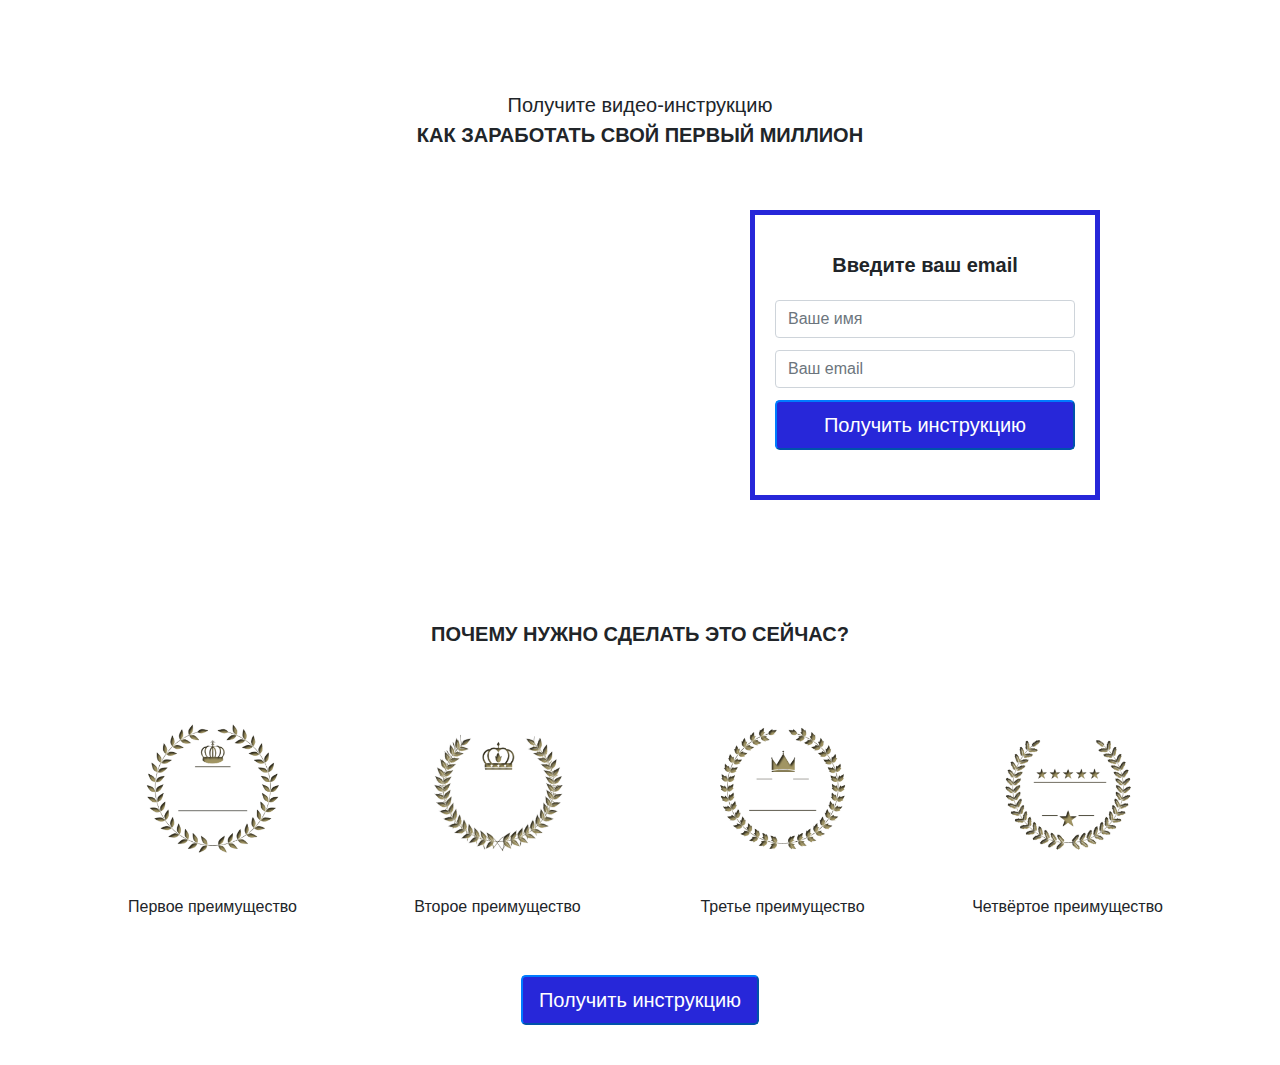
<file: lesson12/index.html>
<!DOCTYPE html>
<html lang="en">
<head>
	<meta charset="UTF-8">
	<title>Мой третий сайт</title>
	<link rel="stylesheet" type="text/css" href="css/bootstrap.css">
	<link rel="stylesheet" type="text/css" href="css/style.css">
</head>
<body>
	<div class="section">
		<div class="container">
			<!-- Первый ROW строка под заголовок -->
			<div class="row">
				<div class="col-lg-6 offset-lg-3">
					<h1 class="header text-center">
					<span>Получите видео-инструкцию</span>
					<strong class="text-uppercase">Как заработать свой первый миллион    </strong>
					</h1>
				</div>
			</div>
			<!-- Второй ROW строка под видео и форму -->
			<div class="row">
				<div class="col-lg-6 offset-lg-1 col-md-10 offset-md-1">
					<div class="video"><iframe width="100%" height="315" src="https://www.youtube.com/embed/ayVLjyWqMCs" frameborder="0" allow="accelerometer; autoplay; encrypted-media; gyroscope; picture-in-picture" allowfullscreen></iframe></div>
				</div>
				<div class="col-lg-4 offset-lg-0 col-md-8 offset-md-2">
					<div class="form">
						<p class="form-header text-center ">Введите ваш email</p>
						<form action="#">
							<input type="text" class="form-control input-lg" placeholder="Ваше имя">
							<input type="text" class="form-control input-lg" placeholder="Ваш email">
							<button class="btn-primary btn-lg btn-block form-btn">Получить инструкцию</button>
						</form>
					</div>
				</div>
			</div>
		</div>
	</div>
	<!-- ROw под заголовок секции -->
	<div class="section">
		<div class="container">
			<div class="row">
				<div class="col-lg-12 col-xs-12 col-sm-12">
					<h2 class="section-header text-uppercase text-center">Почему нужно сделать это сейчас?</h2>
				</div>
			</div>
			<!-- Блок с преимуществами -->
			<div class="feature text-center ">
				<div class="row">
					<div class="col-lg-3 col-md-6">
						<div class="feature-box">
							<img  src="img/1.png" alt="1 преимущество">
							<p>Первое преимущество</p>
						</div>
					</div>
					<div class="col-lg-3 col-md-6">
						<div class="feature-box">
							<img src="img/2.png" alt="2 преимущество">
							<p>Второе преимущество</p>
						</div>
					</div>
					<div class="col-lg-3 col-md-6">
						<div class="feature-box">
							<img src="img/3.png" alt="3 преимущество">
							<p>Третье преимущество</p>
						</div>
					</div>
					<div class="col-lg-3 col-md-6">
						<div class="feature-box">
							<img src="img/4.png" alt="4 преимущество">
							<p>Четвёртое преимущество</p>
						</div>
					</div>
				</div>
			</div>
			<!-- Кнопка получения инструкции -->
			<button id="button1" class="btn-primary btn-lg form-btn center-block">Получить инструкцию</button>
		</div>
	</div>

</body>
</html>
</file>
<file: lesson12/css/style.css>
.header {
	font-size: 20px;
	line-height: 1.5;
	margin: 60px auto;

}
.header span {
	display: block;
}
.section {
	padding: 30px;
}
.container, .col-lg-6 {
	/*border: 2px solid red;*/
}
.form {
	border: 5px solid #2727d9;
	padding: 35px 20px
}
.form input {
	margin-bottom: 12px;
}
.form-header, .section-header {
	font-size: 20px;
	font-weight: 900;
	margin-bottom: 20px;
}
.form-btn {
	margin: 10px auto;
	background-color: #2727d9;

}

img {
	width: 200px;
}
.feature {
	margin-top: 40px;
}
.feature p {
	margin-top: 20px;

}
#button1 {
	display: block;
	margin-left: auto;
	margin-right: auto;
	margin-top: 40px;
}
.video {
	margin-bottom: 30px;
}
</file>
